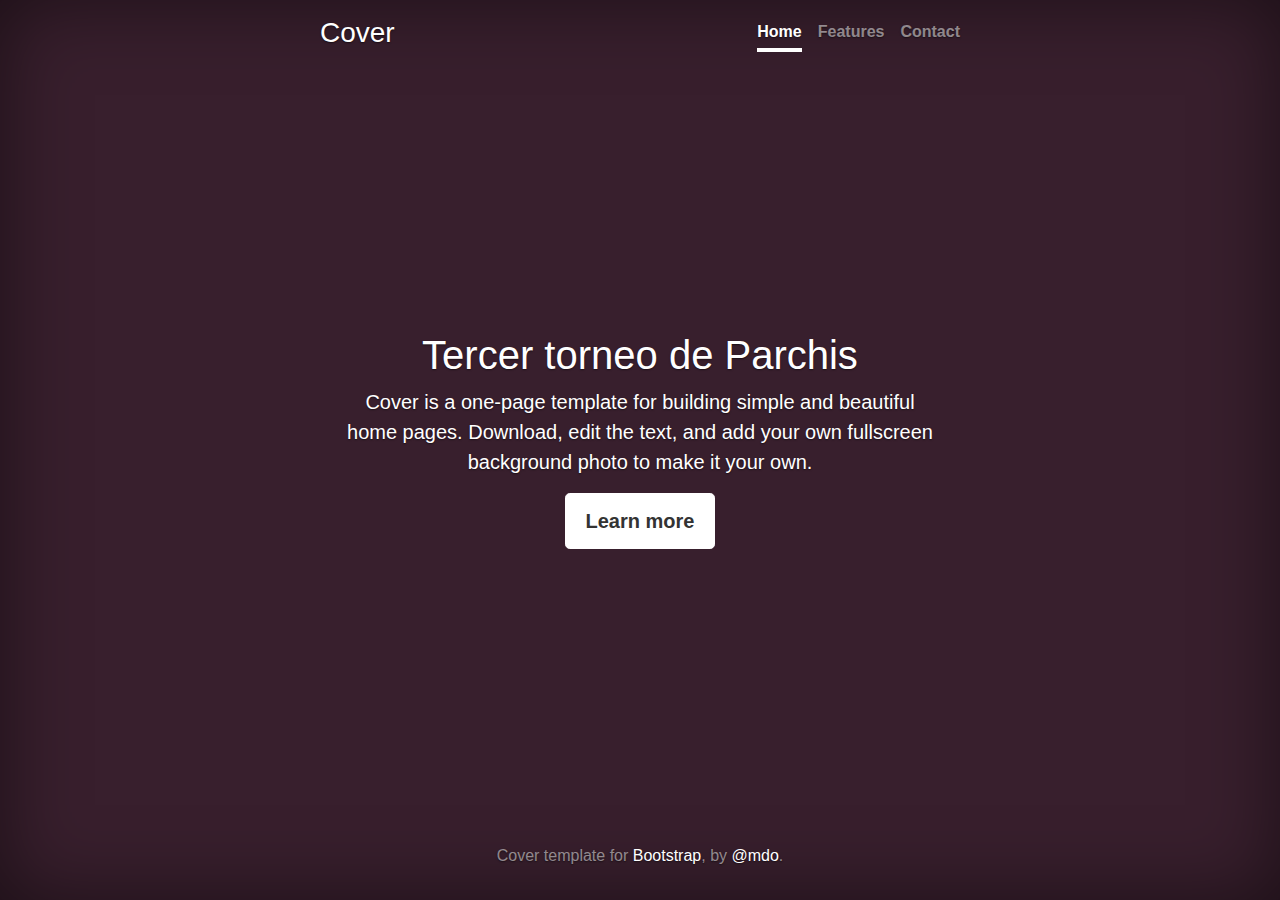
<file: cover/index.html>
<!doctype html>
<html lang="en">
  <head>
    <meta charset="utf-8">
    <meta name="viewport" content="width=device-width, initial-scale=1, shrink-to-fit=no">
    <meta name="description" content="">
    <meta name="author" content="">
    <link rel="icon" href="../favicon.ico">

    <title>Tercer torneo de Parchis</title>

    <!-- Bootstrap core CSS -->
    <link href="../css/bootstrap.min.css" rel="stylesheet">

    <!-- Custom styles for this template -->
    <link href="../css/cover.css" rel="stylesheet">
  </head>

  <body class="text-center">

    <div class="cover-container d-flex h-100 p-3 mx-auto flex-column">
      <header class="masthead mb-auto">
        <div class="inner">
          <h3 class="masthead-brand">Cover</h3>
          <nav class="nav nav-masthead justify-content-center">
            <a class="nav-link active" href="#">Home</a>
            <a class="nav-link" href="#">Features</a>
            <a class="nav-link" href="#">Contact</a>
          </nav>
        </div>
      </header>

      <main role="main" class="inner cover">
        <h1 class="cover-heading">Tercer torneo de Parchis</h1>
        <p class="lead">Cover is a one-page template for building simple and beautiful home pages. Download, edit the text, and add your own fullscreen background photo to make it your own.</p>
        <p class="lead">
          <a href="#" class="btn btn-lg btn-secondary">Learn more</a>
        </p>
      </main>

      <footer class="mastfoot mt-auto">
        <div class="inner">
          <p>Cover template for <a href="https://getbootstrap.com/">Bootstrap</a>, by <a href="https://twitter.com/mdo">@mdo</a>.</p>
        </div>
      </footer>
    </div>


    <!-- Bootstrap core JavaScript
    ================================================== -->
    <!-- Placed at the end of the document so the pages load faster -->
    <script src="../js/bootstrap.min.js"></script>
  </body>
</html>
</file>
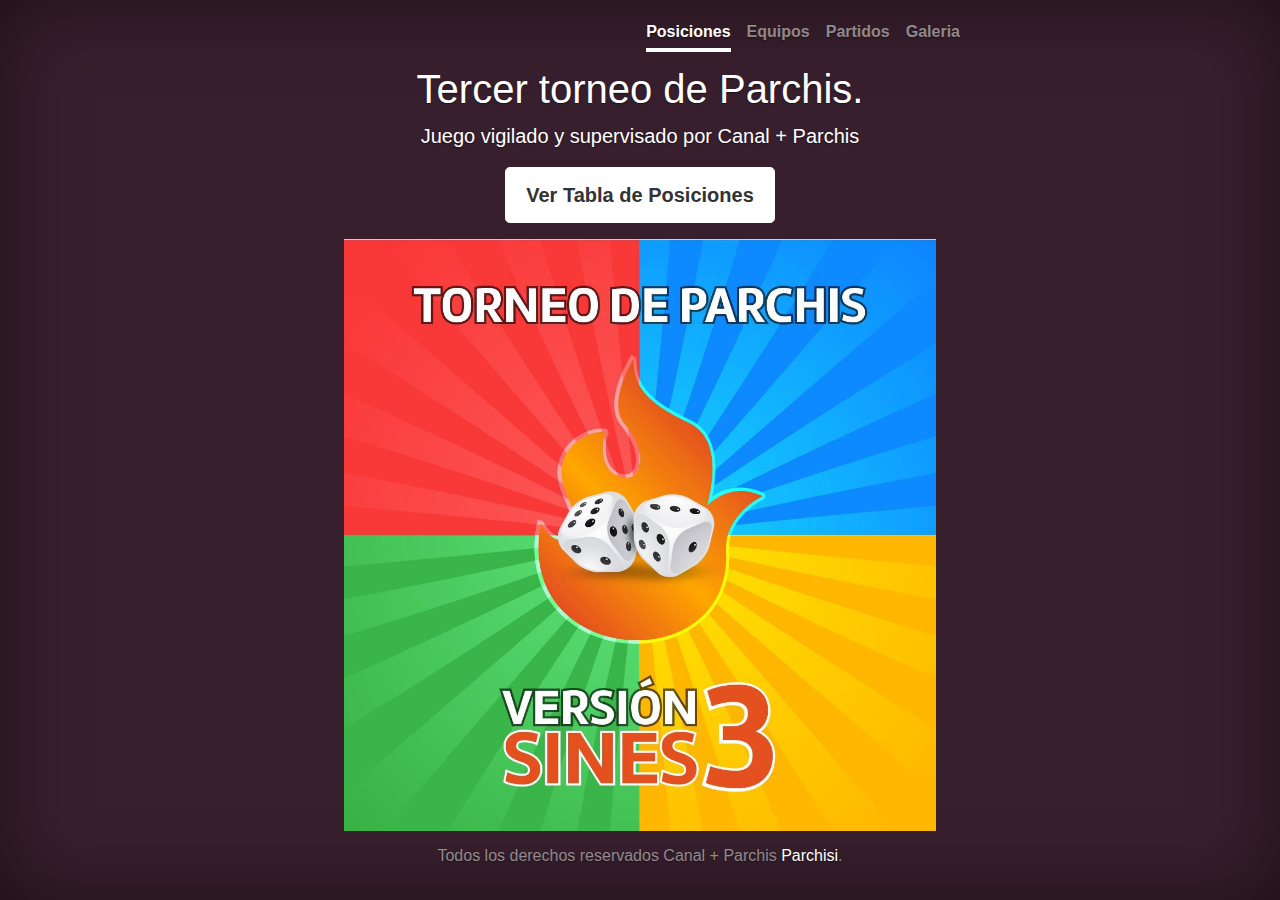
<file: pages/index.html>
<!doctype html>
<html lang="en">
  <head>
    <meta charset="utf-8">
    <meta name="viewport" content="width=device-width, initial-scale=1, shrink-to-fit=no">
    <meta name="description" content="">
    <meta name="author" content="">
    <link rel="icon" href="../favicon.ico">

    <title>Tercer torneo de Parchis</title>

    <!-- Bootstrap core CSS -->
    <link href="../css/bootstrap.min.css" rel="stylesheet">

    <!-- Custom styles for this template -->
    <link href="../css/cover.css" rel="stylesheet">
  </head>

  <body class="text-center">

    <div class="cover-container d-flex h-100 p-3 mx-auto flex-column">
      <header class="masthead mb-auto">
        <div class="inner">
          <nav class="nav nav-masthead justify-content-center">
            <a class="nav-link active" href="#">Posiciones</a>
            <a class="nav-link" href="equipos.html">Equipos</a>
            <a class="nav-link" href="partidos.html">Partidos</a>
            <a class="nav-link" href="galeria.html">Galeria</a>
          </nav>
        </div>
      </header>

      <main role="main" class="inner cover">
        <h1 class="cover-heading">Tercer torneo de Parchis.</h1>
        <p class="lead">Juego vigilado y supervisado por Canal + Parchis</p>
        <p class="lead">
          <a href="#" class="btn btn-lg btn-secondary">Ver Tabla de Posiciones</a>
        </p>
        <div>
          <img src="../img/inscripcion.jpeg" class="img-fluid" alt="Inscripciones cerradas">
        </div>
      </main>

      <footer class="mastfoot mt-auto">
        <div class="inner">
          <p>Todos los derechos reservados Canal + Parchis <a href="https://www.facebook.com/parchisiStar/">Parchisi</a>.</p>
        </div>
      </footer>
    </div>


    <!-- Bootstrap core JavaScript
    ================================================== -->
    <!-- Placed at the end of the document so the pages load faster -->
    <script src="../js/bootstrap.min.js"></script>
  </body>
</html>
</file>
<file: css/cover.css>
/*
 * Globals
 */

/* Links */
a,
a:focus,
a:hover {
  color: #fff;
}

/* Custom default button */
.btn-secondary,
.btn-secondary:hover,
.btn-secondary:focus {
  color: #333;
  text-shadow: none; /* Prevent inheritance from `body` */
  background-color: #fff;
  border: .05rem solid #fff;
}


/*
 * Base structure
 */

html,
body {
  height: 100%;
  background-color: #381F2D;
}

body {
  display: -ms-flexbox;
  display: -webkit-box;
  display: flex;
  -ms-flex-pack: center;
  -webkit-box-pack: center;
  justify-content: center;
  color: #fff;
  text-shadow: 0 .05rem .1rem rgba(0, 0, 0, .5);
  box-shadow: inset 0 0 5rem rgba(0, 0, 0, .5);
}

.cover-container {
  max-width: 42em;
}


/*
 * Header
 */
.masthead {
  margin-bottom: 2rem;
}

.masthead-brand {
  margin-bottom: 0;
}

.nav-masthead .nav-link {
  padding: .25rem 0;
  font-weight: 700;
  color: rgba(255, 255, 255, .5);
  background-color: transparent;
  border-bottom: .25rem solid transparent;
}

.nav-masthead .nav-link:hover,
.nav-masthead .nav-link:focus {
  border-bottom-color: rgba(255, 255, 255, .25);
}

.nav-masthead .nav-link + .nav-link {
  margin-left: 1rem;
}

.nav-masthead .active {
  color: #fff;
  border-bottom-color: #fff;
}

@media (min-width: 48em) {
  .masthead-brand {
    float: left;
  }
  .nav-masthead {
    float: right;
  }
}


/*
 * Cover
 */
.cover {
  padding: 0 1.5rem;
}
.cover .btn-lg {
  padding: .75rem 1.25rem;
  font-weight: 700;
}


/*
 * Footer
 */
.mastfoot {
  color: rgba(255, 255, 255, .5);
}
</file>
